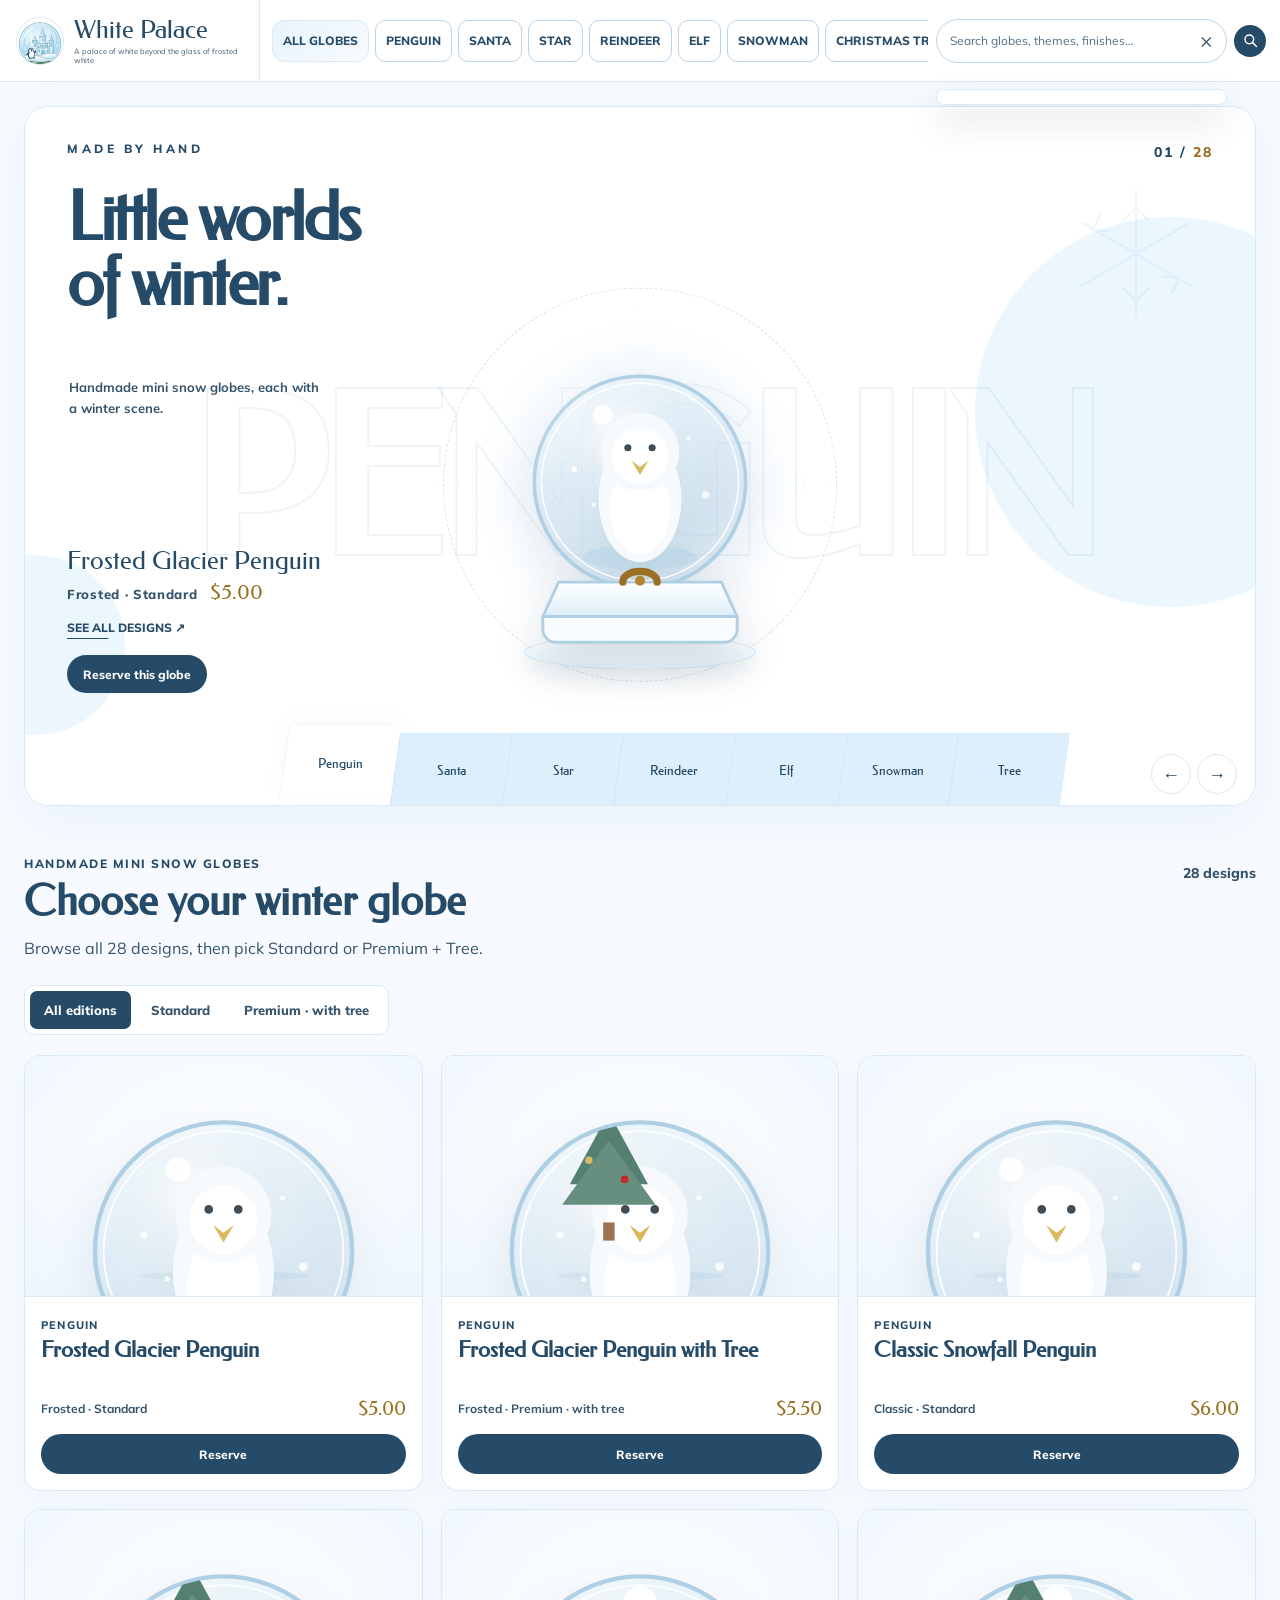
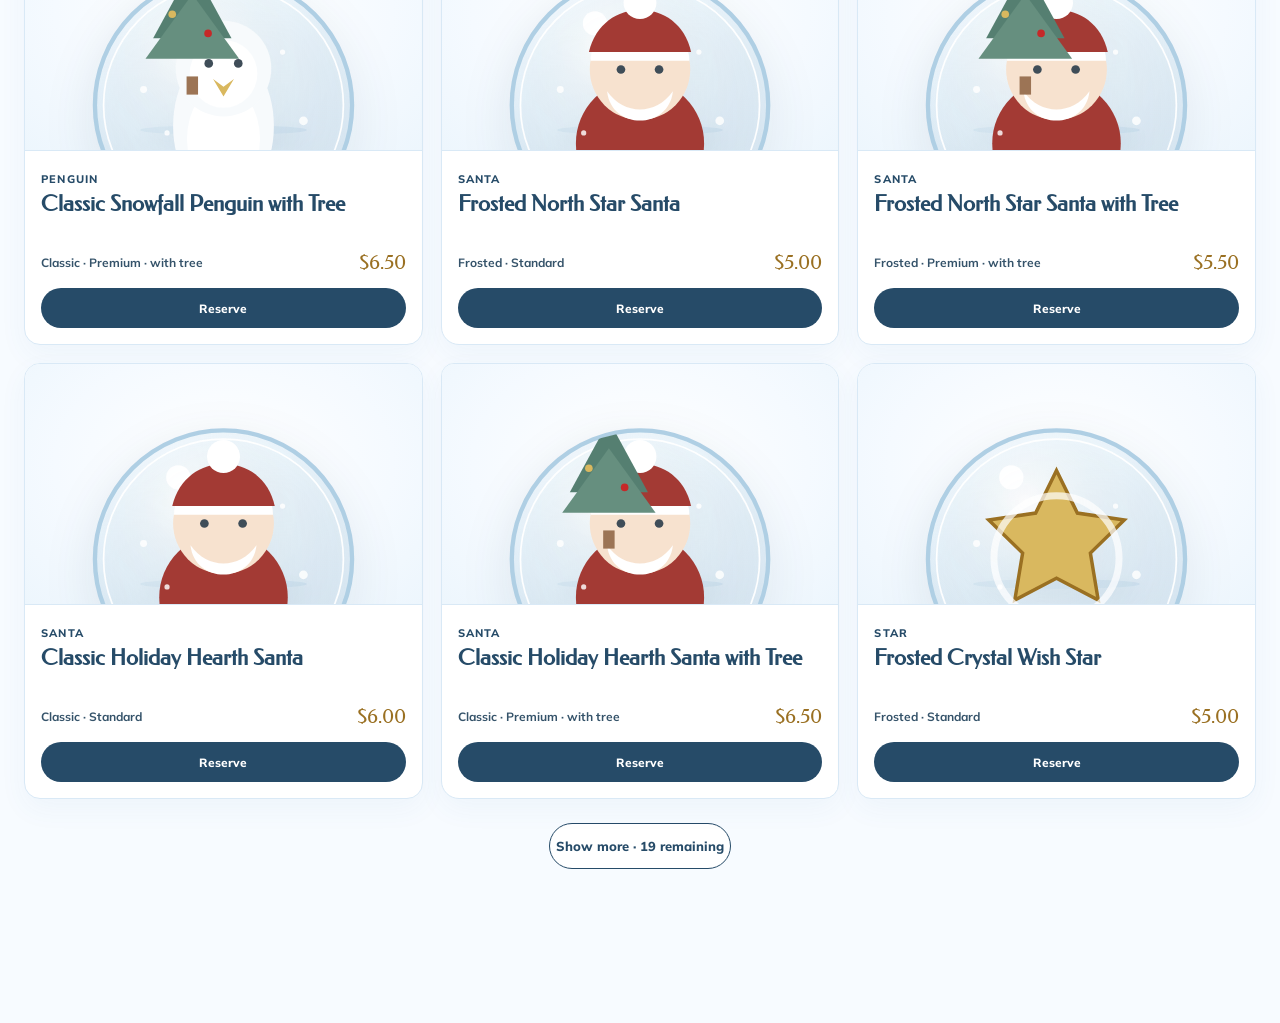
<file: index.html>
<!DOCTYPE html>
<html lang="en">
<head>
  <meta charset="UTF-8">
  <meta name="viewport" content="width=device-width, initial-scale=1.0">
  <meta name="theme-color" content="#F7FBFF">
  <title>White Palace | Handmade Snow Globes</title>
  <link rel="preconnect" href="https://fonts.googleapis.com">
  <link rel="preconnect" href="https://fonts.gstatic.com" crossorigin>
  <link href="https://fonts.googleapis.com/css2?family=Federo&family=Mulish:wght@400;600;700;800&display=swap" rel="stylesheet">
  <link rel="stylesheet" href="styles.css">
</head>
<body>
  <div class="page-snow" aria-hidden="true">
    <i style="--left:3%;--size:3px;--duration:13s;--delay:-4s;--drift:25px"></i>
    <i style="--left:11%;--size:5px;--duration:11s;--delay:-8s;--drift:-18px"></i>
    <i style="--left:20%;--size:3px;--duration:15s;--delay:-2s;--drift:34px"></i>
    <i style="--left:29%;--size:4px;--duration:10s;--delay:-7s;--drift:-22px"></i>
    <i style="--left:38%;--size:3px;--duration:14s;--delay:-10s;--drift:16px"></i>
    <i style="--left:47%;--size:5px;--duration:9s;--delay:-3s;--drift:-30px"></i>
    <i style="--left:56%;--size:3px;--duration:16s;--delay:-12s;--drift:28px"></i>
    <i style="--left:65%;--size:4px;--duration:12s;--delay:-5s;--drift:-15px"></i>
    <i style="--left:74%;--size:3px;--duration:14s;--delay:-9s;--drift:33px"></i>
    <i style="--left:83%;--size:5px;--duration:10s;--delay:-1s;--drift:-26px"></i>
    <i style="--left:92%;--size:3px;--duration:15s;--delay:-6s;--drift:20px"></i>
  </div>

  <header class="topbar">
    <a class="brand" href="#" aria-label="White Palace home">
      <span class="brand-mark" aria-hidden="true"><img src="assets/white-palace-logo.jpeg" alt=""></span>
      <span class="brand-copy">
        <span class="brand-name">White Palace</span>
        <span class="brand-slogan">A palace of white beyond the glass of frosted white</span>
      </span>
    </a>

    <nav class="category-nav" aria-label="Globe categories" id="themeFilters">
      <span class="theme-indicator" aria-hidden="true"></span>
      <button class="nav-box active" type="button" data-theme="All" aria-pressed="true">All globes</button>
      <button class="nav-box" type="button" data-theme="Penguin" aria-pressed="false">Penguin</button>
      <button class="nav-box" type="button" data-theme="Santa" aria-pressed="false">Santa</button>
      <button class="nav-box" type="button" data-theme="Star" aria-pressed="false">Star</button>
      <button class="nav-box" type="button" data-theme="Reindeer" aria-pressed="false">Reindeer</button>
      <button class="nav-box" type="button" data-theme="Elf" aria-pressed="false">Elf</button>
      <button class="nav-box" type="button" data-theme="Snowman" aria-pressed="false">Snowman</button>
      <button class="nav-box" type="button" data-theme="Christmas Tree" aria-pressed="false">Christmas Tree</button>
    </nav>

    <form class="topbar-search" id="catalogSearchForm" role="search">
      <label class="sr-only" for="globeSearch">Search the snow globe catalog</label>
      <div class="search-field">
        <input id="globeSearch" type="search" placeholder="Search globes, themes, finishes…" autocomplete="off" aria-controls="searchSuggestions" aria-expanded="false">
        <button class="search-clear" id="clearSearch" type="button" aria-label="Clear search" hidden>×</button>
      </div>
      <button class="search-submit" type="submit" aria-label="Show matching globes">
        <svg width="19" height="19" viewBox="0 0 24 24" fill="none" aria-hidden="true">
          <circle cx="10.5" cy="10.5" r="5.5" stroke="currentColor" stroke-width="1.8"/>
          <path d="M15 15l4.5 4.5" stroke="currentColor" stroke-width="1.8" stroke-linecap="round"/>
        </svg>
      </button>
      <div class="search-suggestions" id="searchSuggestions" role="listbox" aria-label="Matching snow globes" hidden></div>
    </form>
  </header>

  <main>
    <section class="hero" id="hero" aria-label="Featured snow globes">
      <div class="hero-circle" aria-hidden="true"></div>
      <div class="hero-circle-small" aria-hidden="true"></div>

      <svg class="corner-snowflake top" viewBox="0 0 100 100" fill="none" aria-hidden="true">
        <g stroke="currentColor" stroke-width="1.5" stroke-linecap="round">
          <path d="M50 8v84M14 29l72 42M14 71l72-42"/>
          <path d="M50 19l-8 8m8-8l8 8M50 81l-8-8m8 8l8-8M21 34l11 1m-11-1l5-10M79 66l-11-1m11 1l-5 10"/>
        </g>
      </svg>

      <div class="hero-label">Made by hand</div>
      <h1 class="headline">Little worlds<br>of winter.</h1>
      <p class="hero-slogan">Handmade mini snow globes, each with a winter scene.</p>
      <div class="counter" aria-live="polite"><span id="counterCurrent">01</span> / <span id="counterTotal">28</span></div>

      <h2 class="outline-word" id="outlineWord" aria-hidden="true">PENGUIN</h2>

      <div class="product-stage" aria-live="polite">
        <div class="glow" aria-hidden="true"></div>
        <div class="dial" aria-hidden="true"></div>
        <div class="globe-art" id="globeArt"></div>
      </div>

      <div class="product-info">
        <span class="product-name" id="productName">Penguin</span>
        <div class="product-meta">
          <span class="variant" id="variantName">Frosted White · Standard</span>
          <span class="price" id="price">$5.00</span>
        </div>
        <a class="explore" href="#catalog">See all designs <span aria-hidden="true">↗</span></a>
        <button class="hero-preorder" type="button" id="heroPreorder">Reserve this globe</button>
      </div>

      <div class="bottom-area">
        <nav class="tabs" id="heroTabs" aria-label="Choose a featured snow globe"></nav>
        <div class="hero-actions">
          <button type="button" id="previousProduct" aria-label="Previous snow globe">←</button>
          <button type="button" id="nextProduct" aria-label="Next snow globe">→</button>
        </div>
      </div>
    </section>

    <section class="catalog" id="catalog" aria-labelledby="catalogTitle">
      <div class="catalog-heading">
        <div>
          <p class="eyebrow">Handmade mini snow globes</p>
          <h2 id="catalogTitle">Choose your winter globe</h2>
          <p class="catalog-intro">Browse all 28 designs, then pick Standard or Premium + Tree.</p>
        </div>
        <p class="catalog-count" id="catalogCount" aria-live="polite">28 designs</p>
      </div>

      <div class="catalog-controls">
        <div class="version-toggle" aria-label="Filter by globe version">
          <button type="button" class="version-button active" data-version="All" aria-pressed="true">All editions</button>
          <button type="button" class="version-button" data-version="Standard" aria-pressed="false">Standard</button>
          <button type="button" class="version-button" data-version="Premium" aria-pressed="false">Premium · with tree</button>
        </div>
      </div>

      <div class="product-grid" id="productGrid"></div>
      <button class="load-more" id="loadMore" type="button">Show more designs</button>
    </section>
  </main>

  <dialog class="preorder-dialog" id="preorderDialog" aria-label="Reserve a mini snow globe" aria-labelledby="preorderTitle">
    <div class="preorder-shell">
      <button class="preorder-close" type="button" data-preorder-close aria-label="Close preorder dialog">×</button>
      <form class="preorder-form" id="preorderForm" novalidate>
        <p class="preorder-eyebrow">A small winter scene, made by hand</p>
        <h2 id="preorderTitle">Reserve a mini snow globe</h2>
        <p class="preorder-intro">Choose a design and tell us how to reach you. We’ll reply to confirm availability and pickup or delivery.</p>
        <div class="preorder-fields">
          <label class="preorder-field" for="preorderProduct">Choose a design
            <select id="preorderProduct" name="product_selector"></select>
          </label>
          <label class="preorder-field" for="preorderQuantity">Quantity
            <select id="preorderQuantity" name="quantity_selector">
              <option value="1">1</option><option value="2">2</option><option value="3">3</option>
              <option value="4">4</option><option value="5">5</option><option value="6">6</option>
            </select>
          </label>
          <label class="preorder-field" for="preorderName">Full name <span aria-hidden="true">*</span>
            <input id="preorderName" name="name" autocomplete="name" required>
          </label>
          <label class="preorder-field" for="preorderContact">Email or contact handle <span aria-hidden="true">*</span>
            <input id="preorderContact" name="email" autocomplete="email" required>
          </label>
          <label class="preorder-field preorder-note" for="preorderNotes">Pickup or special request <span>(optional)</span>
            <textarea id="preorderNotes" name="notes" rows="3"></textarea>
          </label>
        </div>
        <input class="preorder-honeypot" type="text" name="botcheck" tabindex="-1" autocomplete="off" aria-hidden="true">
        <section class="preorder-summary" aria-labelledby="preorderSummaryTitle">
          <h3 id="preorderSummaryTitle">Your selection</h3>
          <dl>
            <div><dt>Product</dt><dd id="preorderSummaryProduct"></dd></div>
            <div><dt>Theme</dt><dd id="preorderSummaryTheme"></dd></div>
            <div><dt>Edition</dt><dd id="preorderSummaryEdition"></dd></div>
            <div><dt>Quantity</dt><dd id="preorderSummaryQuantity"></dd></div>
            <div class="preorder-total"><dt>Total</dt><dd id="preorderSummaryTotal"></dd></div>
          </dl>
        </section>
        <input type="hidden" name="product_name">
        <input type="hidden" name="theme">
        <input type="hidden" name="edition">
        <input type="hidden" name="quantity">
        <input type="hidden" name="total_price">
        <input type="hidden" name="order_summary">
        <p class="preorder-message" id="preorderMessage" role="status" aria-live="polite"></p>
        <button class="preorder-submit" type="submit">
          <span data-submit-label>Send request</span>
          <span class="preorder-spinner" aria-hidden="true"></span>
        </button>
      </form>
      <section class="preorder-success" id="preorderSuccess" aria-live="polite" hidden>
        <p class="preorder-eyebrow">Request received</p>
        <h2 id="preorderSuccessTitle">Thanks — we’ve got your request.</h2>
        <p>We’ll be in touch to confirm availability and next steps.</p>
        <p class="preorder-reference">Reference <strong id="preorderReference"></strong></p>
        <div class="preorder-success-summary" id="preorderSuccessSummary"></div>
        <button class="preorder-submit" type="button" data-preorder-close>Close</button>
      </section>
    </div>
  </dialog>

  <script type="module" src="app.js"></script>
  <script type="module" src="preorder.js"></script>
</body>
</html>
</file>
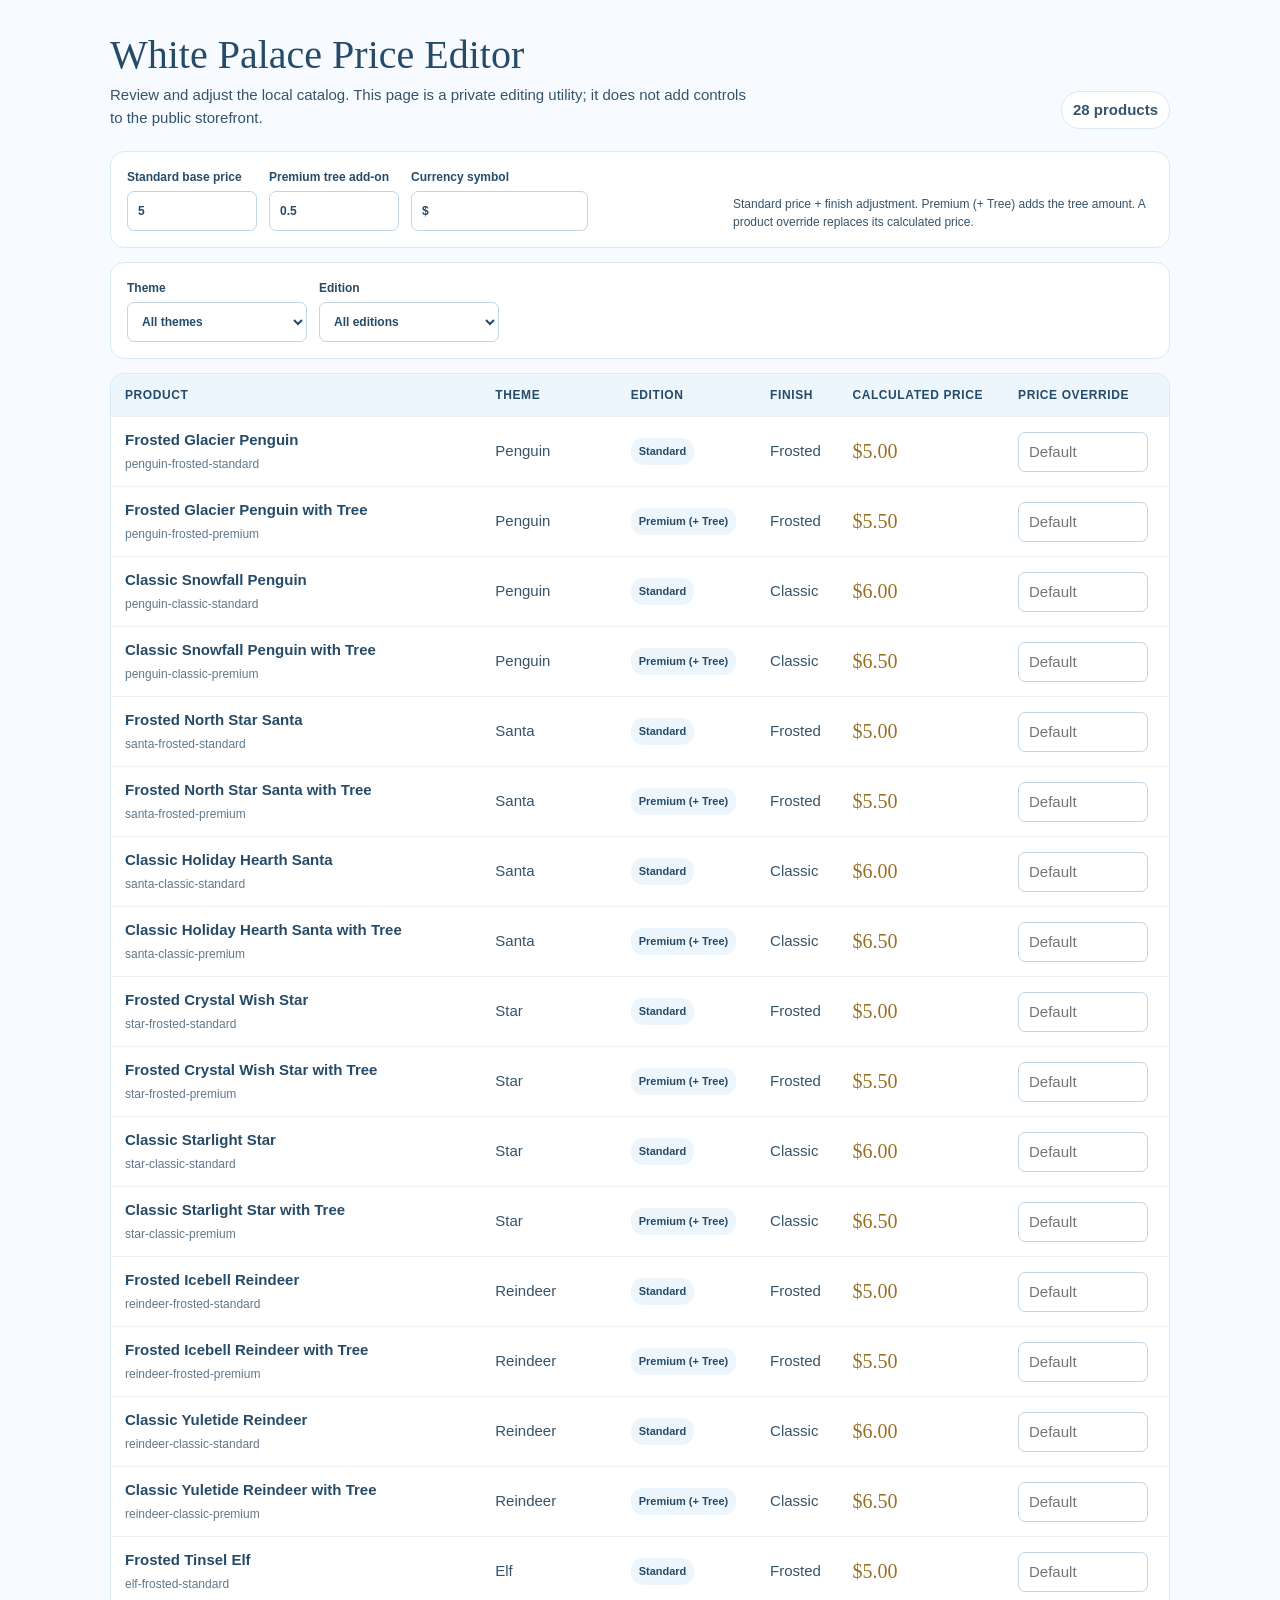
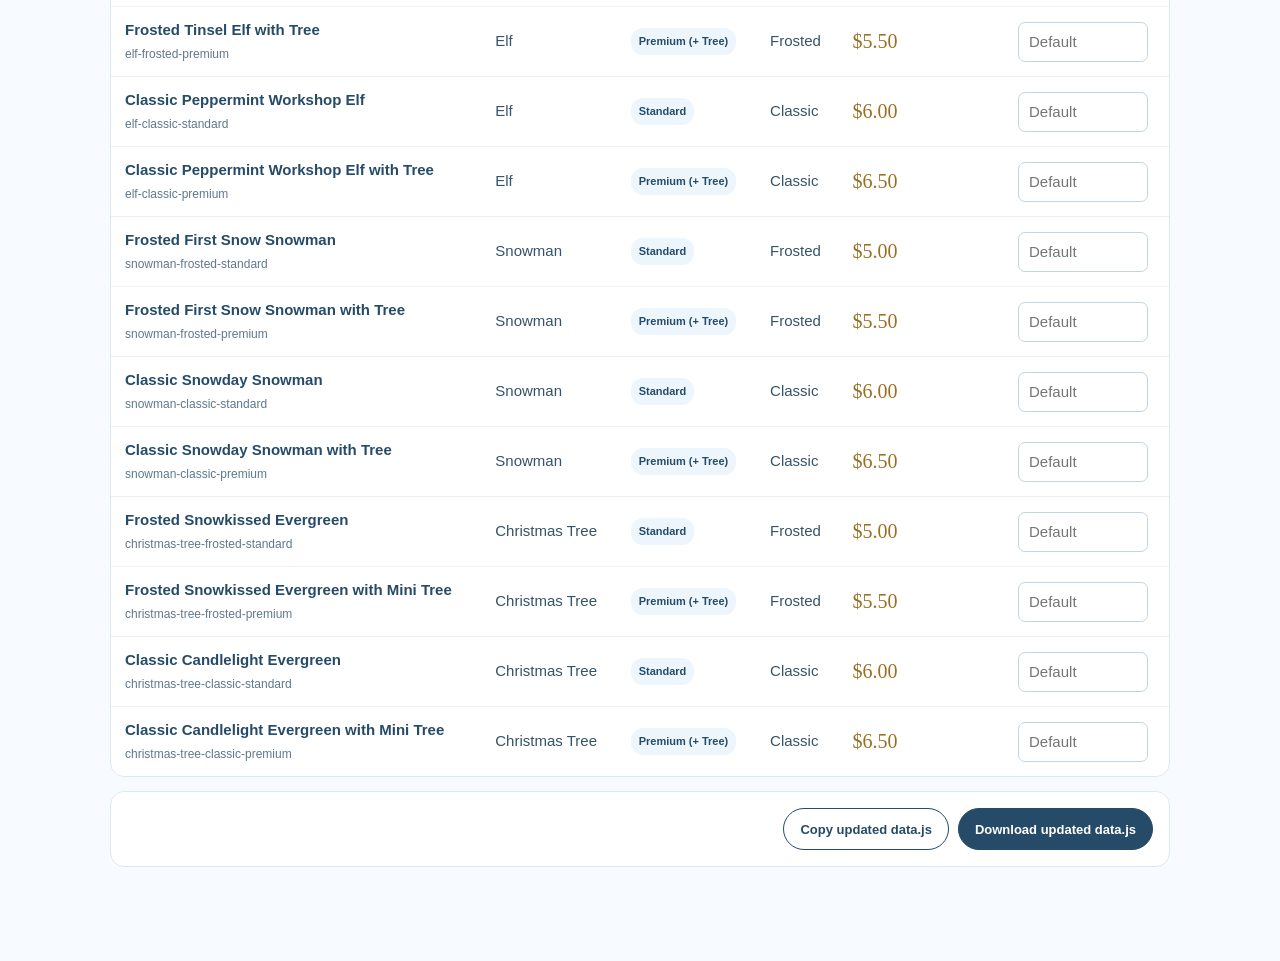
<file: price-editor.html>
<!DOCTYPE html>
<html lang="en">
<head>
  <meta charset="UTF-8">
  <meta name="viewport" content="width=device-width, initial-scale=1.0">
  <meta name="theme-color" content="#F7FBFF">
  <title>White Palace | Local Price Editor</title>
  <style>
    :root {
      color-scheme:light;
      --page:#f7fbff; --white:#fff; --navy:#264b68; --slate:#35536a;
      --ice:#4f86af; --border:#d9e9f6; --gold:#9a7022;
    }
    * { box-sizing:border-box; }
    body { margin:0; background:var(--page); color:var(--slate); font:15px/1.5 "Segoe UI",Arial,sans-serif; }
    main { max-width:1100px; margin:34px auto; padding:0 20px 60px; }
    header { display:flex; align-items:end; justify-content:space-between; gap:20px; margin-bottom:22px; }
    h1 { margin:0; color:var(--navy); font:40px/1.05 Georgia,serif; }
    header p { margin:8px 0 0; max-width:640px; }
    .badge { padding:7px 11px; border:1px solid var(--border); border-radius:20px; background:var(--white); font-weight:700; white-space:nowrap; }
    .price-settings,.filters,.toolbar {
      display:flex; align-items:end; flex-wrap:wrap; gap:12px; padding:16px;
      border:1px solid var(--border); border-radius:14px; background:var(--white);
    }
    .price-settings { margin-bottom:14px; }
    label { display:grid; gap:5px; color:var(--navy); font-size:12px; font-weight:800; }
    input,select {
      height:40px; min-width:130px; padding:0 10px; border:1px solid #bfd4e4; border-radius:7px;
      background:#fff; color:var(--navy); font:inherit;
    }
    input[type=number] { width:130px; }
    .hint { margin:0 0 0 auto; max-width:420px; color:var(--slate); font-size:12px; }
    .filters { margin-bottom:14px; }
    .filters label { min-width:180px; }
    .table-wrap { overflow:auto; border:1px solid var(--border); border-radius:14px; background:var(--white); }
    table { width:100%; min-width:740px; border-collapse:collapse; text-align:left; }
    th,td { padding:12px 14px; border-bottom:1px solid #eaf2f8; vertical-align:middle; }
    th { position:sticky; top:0; background:#edf6fd; color:var(--navy); font-size:12px; text-transform:uppercase; letter-spacing:.6px; }
    tbody tr:last-child td { border-bottom:0; }
    .product-name { display:block; color:var(--navy); font-weight:800; }
    .subtle { color:#5f788d; font-size:12px; }
    .edition { display:inline-block; padding:5px 8px; border-radius:12px; background:#edf6fd; color:var(--navy); font-size:11px; font-weight:800; white-space:nowrap; }
    .money { color:var(--gold); font:20px Georgia,serif; white-space:nowrap; }
    .override-input { width:120px; min-width:120px; }
    .toolbar { justify-content:space-between; align-items:center; margin-top:14px; }
    .actions { display:flex; flex-wrap:wrap; gap:9px; }
    button {
      min-height:42px; padding:0 16px; border:1px solid var(--navy); border-radius:22px;
      background:var(--navy); color:#fff; font:700 13px "Segoe UI",Arial,sans-serif; cursor:pointer;
    }
    button.secondary { background:#fff; color:var(--navy); }
    button:hover { background:var(--ice); border-color:var(--ice); color:#fff; }
    .status { min-height:20px; margin:0; font-size:12px; color:var(--navy); }
    .empty { padding:30px; text-align:center; }
    @media(max-width:640px) {
      main { margin-top:22px; padding:0 12px 40px; }
      header { align-items:start; flex-direction:column; }
      h1 { font-size:34px; }
      .hint { margin:0; }
      .toolbar { align-items:start; flex-direction:column; }
    }
  </style>
</head>
<body>
  <main>
    <header>
      <div>
        <h1>White Palace Price Editor</h1>
        <p>Review and adjust the local catalog. This page is a private editing utility; it does not add controls to the public storefront.</p>
      </div>
      <span class="badge" id="itemCount">28 products</span>
    </header>

    <section class="price-settings" aria-label="Global prices">
      <label>Standard base price
        <input id="standardPrice" type="number" min="0" step="0.01">
      </label>
      <label>Premium tree add-on
        <input id="treeAddon" type="number" min="0" step="0.01">
      </label>
      <label>Currency symbol
        <input id="currencySymbol" type="text" maxlength="5">
      </label>
      <p class="hint">Standard price + finish adjustment. Premium (+ Tree) adds the tree amount. A product override replaces its calculated price.</p>
    </section>

    <section class="filters" aria-label="Catalog filters">
      <label>Theme
        <select id="themeFilter"><option value="all">All themes</option></select>
      </label>
      <label>Edition
        <select id="editionFilter">
          <option value="all">All editions</option>
          <option value="standard">Standard</option>
          <option value="premium-tree">Premium (+ Tree)</option>
        </select>
      </label>
    </section>

    <div class="table-wrap">
      <table>
        <thead>
          <tr>
            <th>Product</th><th>Theme</th><th>Edition</th><th>Finish</th><th>Calculated price</th><th>Price override</th>
          </tr>
        </thead>
        <tbody id="catalogRows"></tbody>
      </table>
    </div>

    <section class="toolbar">
      <p class="status" id="status" role="status" aria-live="polite"></p>
      <div class="actions">
        <button class="secondary" type="button" id="copyData">Copy updated data.js</button>
        <button type="button" id="downloadData">Download updated data.js</button>
      </div>
    </section>
  </main>

  <script type="module">
    import { CATALOG_ITEMS, PRICING_CONFIG, THEMES } from "./data.js";

    const config = {
      standardPrice: PRICING_CONFIG.standardPrice,
      premiumTreeAddon: PRICING_CONFIG.premiumTreeAddon,
      currencySymbol: PRICING_CONFIG.currencySymbol,
      finishPriceAdjustments: { ...PRICING_CONFIG.finishPriceAdjustments }
    };
    const items = CATALOG_ITEMS.map((item) => ({ ...item }));
    const rows = document.getElementById("catalogRows");
    const status = document.getElementById("status");
    const themeFilter = document.getElementById("themeFilter");
    const editionFilter = document.getElementById("editionFilter");

    THEMES.forEach((theme) => themeFilter.add(new Option(theme, theme)));
    document.getElementById("standardPrice").value = config.standardPrice;
    document.getElementById("treeAddon").value = config.premiumTreeAddon;
    document.getElementById("currencySymbol").value = config.currencySymbol;
    document.getElementById("itemCount").textContent = `${items.length} products`;

    function currentPrice(item) {
      if (Number.isFinite(item.priceOverride)) return item.priceOverride;
      const addon = item.hasTree || item.edition === "premium-tree" ? config.premiumTreeAddon : 0;
      return config.standardPrice + addon + (config.finishPriceAdjustments[item.finish] || 0);
    }

    function priceText(value) {
      return `${config.currencySymbol}${value.toFixed(2)}`;
    }

    function render() {
      const visible = items.filter((item) =>
        (themeFilter.value === "all" || item.theme === themeFilter.value) &&
        (editionFilter.value === "all" || item.edition === editionFilter.value)
      );
      rows.innerHTML = "";

      visible.forEach((item) => {
        const row = document.createElement("tr");
        const editionLabel = item.edition === "premium-tree" ? "Premium (+ Tree)" : "Standard";
        row.innerHTML = `
          <td><span class="product-name"></span><span class="subtle">${item.id}</span></td>
          <td></td>
          <td><span class="edition"></span></td>
          <td></td>
          <td class="money"></td>
          <td><input class="override-input" type="number" min="0" step="0.01" aria-label="Price override for ${item.name}" placeholder="Default"></td>`;
        row.querySelector(".product-name").textContent = item.name;
        row.children[1].textContent = item.theme;
        row.querySelector(".edition").textContent = editionLabel;
        row.children[3].textContent = item.finish;
        row.querySelector(".money").textContent = priceText(currentPrice(item));
        const override = row.querySelector(".override-input");
        override.value = Number.isFinite(item.priceOverride) ? item.priceOverride : "";
        override.addEventListener("input", () => {
          if (override.value === "") delete item.priceOverride;
          else item.priceOverride = Number(override.value);
          row.querySelector(".money").textContent = priceText(currentPrice(item));
        });
        rows.appendChild(row);
      });

      if (!visible.length) {
        rows.innerHTML = '<tr><td class="empty" colspan="6">No products match these filters.</td></tr>';
      }
    }

    function makeSource() {
      const cleanItems = items.map((item) => {
        const clean = { ...item };
        if (!Number.isFinite(clean.priceOverride)) delete clean.priceOverride;
        return clean;
      });
      return `/*
 * WHITE PALACE CATALOG AND PRICING
 * Change STANDARD_PRICE once to update every Standard globe's base price.
 * Change PREMIUM_TREE_ADDON once to update every Premium (+ Tree) globe's extra cost.
 * A finish adjustment is added after those values. Set priceOverride on one catalog item
 * to replace its calculated price when that individual product needs a special price.
 */
const STANDARD_PRICE = ${Number(config.standardPrice)};
const PREMIUM_TREE_ADDON = ${Number(config.premiumTreeAddon)};
const CURRENCY_SYMBOL = ${JSON.stringify(config.currencySymbol)};
const FINISH_PRICE_ADJUSTMENTS = ${JSON.stringify(config.finishPriceAdjustments, null, 2)};

export const PRICING_CONFIG = Object.freeze({
  standardPrice: STANDARD_PRICE,
  premiumTreeAddon: PREMIUM_TREE_ADDON,
  currencySymbol: CURRENCY_SYMBOL,
  finishPriceAdjustments: Object.freeze({ ...FINISH_PRICE_ADJUSTMENTS })
});

export function getItemPrice(item) {
  if (Number.isFinite(item.priceOverride)) return item.priceOverride;
  const treeAddon = item.hasTree || item.edition === "premium-tree" ? PREMIUM_TREE_ADDON : 0;
  const finishAdjustment = FINISH_PRICE_ADJUSTMENTS[item.finish] || 0;
  return STANDARD_PRICE + treeAddon + finishAdjustment;
}

// IDs retain the storefront's existing URL format so saved product links continue to work.
export const CATALOG_ITEMS = ${JSON.stringify(cleanItems, null, 2)};

export const THEMES = Object.freeze([...new Set(CATALOG_ITEMS.map((item) => item.theme))]);
`;
    }

    document.getElementById("standardPrice").addEventListener("input", (event) => {
      config.standardPrice = Math.max(0, Number(event.target.value) || 0);
      render();
    });
    document.getElementById("treeAddon").addEventListener("input", (event) => {
      config.premiumTreeAddon = Math.max(0, Number(event.target.value) || 0);
      render();
    });
    document.getElementById("currencySymbol").addEventListener("input", (event) => {
      config.currencySymbol = event.target.value || "$";
      render();
    });
    themeFilter.addEventListener("change", render);
    editionFilter.addEventListener("change", render);

    document.getElementById("downloadData").addEventListener("click", () => {
      const blob = new Blob([makeSource()], { type: "text/javascript;charset=utf-8" });
      const url = URL.createObjectURL(blob);
      const anchor = document.createElement("a");
      anchor.href = url;
      anchor.download = "data.js";
      document.body.appendChild(anchor);
      anchor.click();
      anchor.remove();
      window.setTimeout(() => URL.revokeObjectURL(url), 1000);
      status.textContent = "Updated data.js downloaded. Replace the existing catalog file with the downloaded file.";
    });

    document.getElementById("copyData").addEventListener("click", async () => {
      const source = makeSource();
      try {
        await navigator.clipboard.writeText(source);
        status.textContent = "Updated data.js copied to the clipboard.";
      } catch (error) {
        status.textContent = "Clipboard access is unavailable here. Use Download updated data.js instead.";
      }
    });

    render();
  </script>
</body>
</html>
</file>
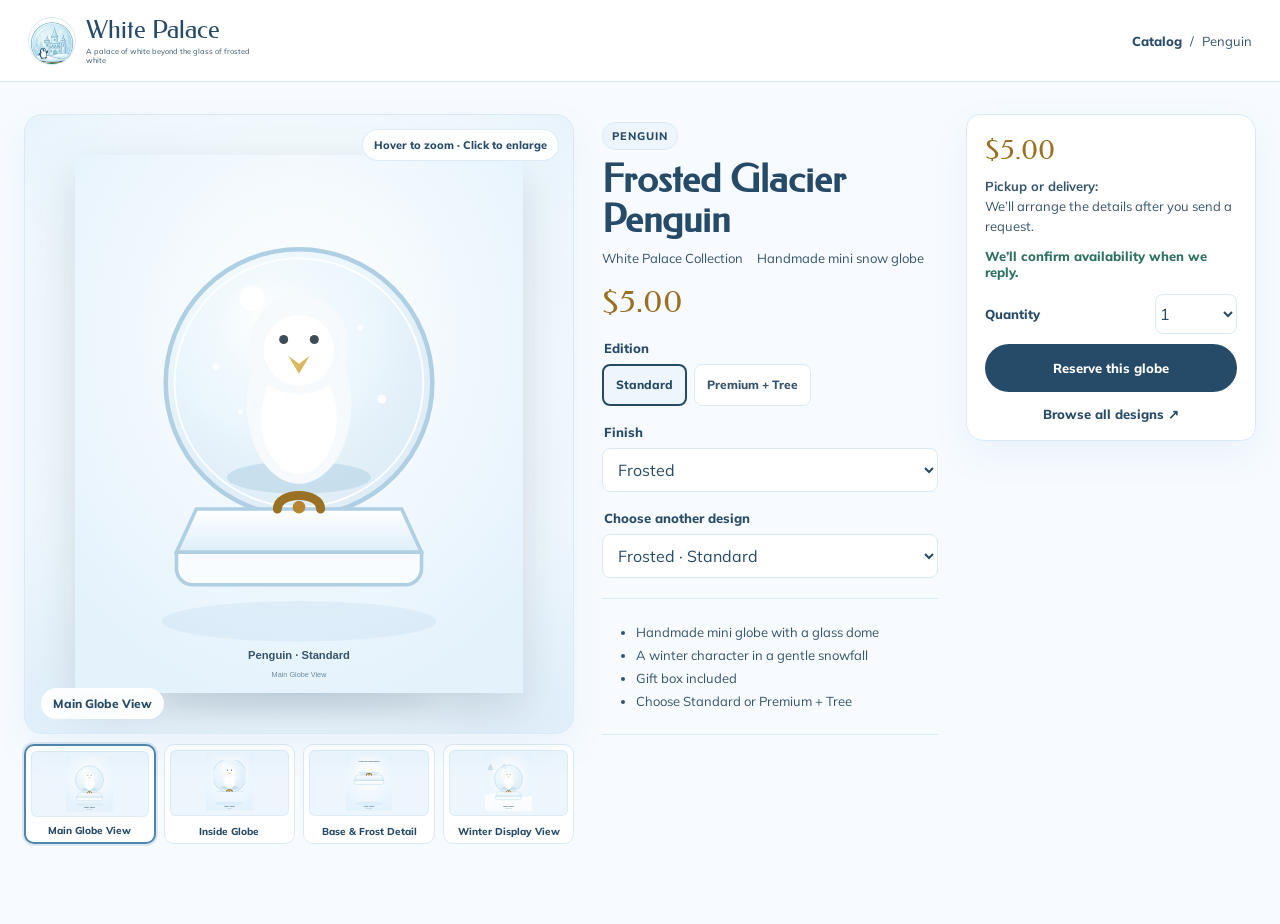
<file: product.html>
<!DOCTYPE html>
<html lang="en">
<head>
  <meta charset="UTF-8">
  <meta name="viewport" content="width=device-width, initial-scale=1.0">
  <meta name="theme-color" content="#F7FBFF">
  <title>Snow Globe | White Palace</title>
  <link rel="preconnect" href="https://fonts.googleapis.com">
  <link rel="preconnect" href="https://fonts.gstatic.com" crossorigin>
  <link href="https://fonts.googleapis.com/css2?family=Federo&family=Mulish:wght@400;600;700;800&display=swap" rel="stylesheet">
  <link rel="stylesheet" href="product.css">
</head>
<body>
  <header class="topbar">
    <a class="brand" href="index.html" aria-label="White Palace home">
      <span class="brand-mark" aria-hidden="true"><img src="assets/white-palace-logo.jpeg" alt=""></span>
      <span class="brand-copy">
        <span class="brand-name">White Palace</span>
        <span class="brand-slogan">A palace of white beyond the glass of frosted white</span>
      </span>
    </a>
    <nav class="breadcrumb" aria-label="Breadcrumb">
      <a href="index.html">Catalog</a><span>/</span><span id="breadcrumbTheme">Snow globe</span>
    </nav>
  </header>

  <p class="product-notice" id="productNotice" role="status" hidden></p>

  <main class="product-page">
    <section class="media-column" aria-label="Product image gallery">
      <button class="gallery-stage" id="galleryOpen" type="button" aria-label="Open product image in full screen">
        <img class="gallery-image" id="galleryImage" alt="">
        <span class="gallery-zoom-hint" aria-hidden="true">Hover to zoom · Click to enlarge</span>
        <span class="gallery-caption" id="galleryCaption">Main Globe View</span>
      </button>
      <div class="media-strip" id="mediaStrip" role="group" aria-label="Product images"></div>
    </section>

    <dialog class="gallery-lightbox" id="galleryLightbox" aria-label="Product image viewer">
      <button class="lightbox-close" id="lightboxClose" type="button" aria-label="Close image viewer">×</button>
      <button class="lightbox-arrow lightbox-previous" id="lightboxPrevious" type="button" aria-label="Previous image">‹</button>
      <img class="lightbox-image" id="lightboxImage" alt="">
      <button class="lightbox-arrow lightbox-next" id="lightboxNext" type="button" aria-label="Next image">›</button>
      <p class="lightbox-caption" id="lightboxCaption"></p>
      <p class="lightbox-help">Use ← and → to browse · Esc to close</p>
    </dialog>

    <section class="product-details" aria-labelledby="productTitle">
      <span class="theme-badge" id="themeBadge">Penguin</span>
      <h1 id="productTitle">Penguin · Frosted Snow Globe</h1>
      <div class="product-meta">
        <span>White Palace Collection</span>
        <span>Handmade mini snow globe</span>
      </div>
      <p class="price" id="mainPrice">$5.00</p>

      <fieldset class="option-group">
        <legend>Edition</legend>
        <div class="option-row" id="versionOptions">
          <button class="option-button active" type="button" data-version="Standard" aria-pressed="true">Standard</button>
          <button class="option-button" type="button" data-version="Premium" aria-pressed="false">Premium + Tree</button>
        </div>
      </fieldset>

      <fieldset class="option-group">
        <legend>Finish</legend>
        <select class="option-select" id="editionSelect" aria-label="Choose finish">
          <option value="Frosted">Frosted</option>
          <option value="Classic">Classic</option>
        </select>
      </fieldset>

      <fieldset class="option-group">
        <legend>Choose another design</legend>
        <select class="option-select" id="productSwitcher" aria-label="Choose another product"></select>
      </fieldset>

      <ul class="highlights">
        <li>Handmade mini globe with a glass dome</li>
        <li>A winter character in a gentle snowfall</li>
        <li>Gift box included</li>
        <li>Choose Standard or Premium + Tree</li>
      </ul>
    </section>

    <aside class="order-card" aria-label="Order options">
      <p class="order-price" id="orderPrice">$5.00</p>
      <p class="delivery"><strong>Pickup or delivery:</strong><br>We’ll arrange the details after you send a request.</p>
      <span class="stock">We’ll confirm availability when we reply.</span>
      <div class="quantity-row">
        <label for="quantity">Quantity</label>
        <select id="quantity">
          <option value="1">1</option>
          <option value="2">2</option>
          <option value="3">3</option>
          <option value="4">4</option>
        </select>
      </div>
      <button class="reserve-button" type="button" id="reserveButton">Reserve this globe</button>
      <p class="reservation-status" id="reservationStatus" role="status" aria-live="polite"></p>
      <a class="browse-link" href="index.html#catalog"><span>Browse all designs</span><span class="browse-arrow" aria-hidden="true">↗</span></a>
    </aside>
  </main>

  <dialog class="preorder-dialog" id="preorderDialog" aria-label="Reserve a mini snow globe" aria-labelledby="preorderTitle">
    <div class="preorder-shell">
      <button class="preorder-close" type="button" data-preorder-close aria-label="Close preorder dialog">×</button>
      <form class="preorder-form" id="preorderForm" novalidate>
        <p class="preorder-eyebrow">A small winter scene, made by hand</p>
        <h2 id="preorderTitle">Reserve a mini snow globe</h2>
        <p class="preorder-intro">Choose a design and tell us how to reach you. We’ll reply to confirm availability and pickup or delivery.</p>
        <div class="preorder-fields">
          <label class="preorder-field" for="preorderProduct">Choose a design
            <select id="preorderProduct" name="product_selector"></select>
          </label>
          <label class="preorder-field" for="preorderQuantity">Quantity
            <select id="preorderQuantity" name="quantity_selector">
              <option value="1">1</option><option value="2">2</option><option value="3">3</option>
              <option value="4">4</option><option value="5">5</option><option value="6">6</option>
            </select>
          </label>
          <label class="preorder-field" for="preorderName">Full name <span aria-hidden="true">*</span>
            <input id="preorderName" name="name" autocomplete="name" required>
          </label>
          <label class="preorder-field" for="preorderContact">Email or contact handle <span aria-hidden="true">*</span>
            <input id="preorderContact" name="email" autocomplete="email" required>
          </label>
          <label class="preorder-field preorder-note" for="preorderNotes">Pickup or special request <span>(optional)</span>
            <textarea id="preorderNotes" name="notes" rows="3"></textarea>
          </label>
        </div>
        <input class="preorder-honeypot" type="text" name="botcheck" tabindex="-1" autocomplete="off" aria-hidden="true">
        <section class="preorder-summary" aria-labelledby="preorderSummaryTitle">
          <h3 id="preorderSummaryTitle">Your selection</h3>
          <dl>
            <div><dt>Product</dt><dd id="preorderSummaryProduct"></dd></div>
            <div><dt>Theme</dt><dd id="preorderSummaryTheme"></dd></div>
            <div><dt>Edition</dt><dd id="preorderSummaryEdition"></dd></div>
            <div><dt>Quantity</dt><dd id="preorderSummaryQuantity"></dd></div>
            <div class="preorder-total"><dt>Total</dt><dd id="preorderSummaryTotal"></dd></div>
          </dl>
        </section>
        <input type="hidden" name="product_name">
        <input type="hidden" name="theme">
        <input type="hidden" name="edition">
        <input type="hidden" name="quantity">
        <input type="hidden" name="total_price">
        <input type="hidden" name="order_summary">
        <p class="preorder-message" id="preorderMessage" role="status" aria-live="polite"></p>
        <button class="preorder-submit" type="submit">
          <span data-submit-label>Send request</span>
          <span class="preorder-spinner" aria-hidden="true"></span>
        </button>
      </form>
      <section class="preorder-success" id="preorderSuccess" aria-live="polite" hidden>
        <p class="preorder-eyebrow">Request received</p>
        <h2 id="preorderSuccessTitle">Thanks — we’ve got your request.</h2>
        <p>We’ll be in touch to confirm availability and next steps.</p>
        <p class="preorder-reference">Reference <strong id="preorderReference"></strong></p>
        <div class="preorder-success-summary" id="preorderSuccessSummary"></div>
        <button class="preorder-submit" type="button" data-preorder-close>Close</button>
      </section>
    </div>
  </dialog>

  <script type="module" src="product-page.js"></script>
  <script type="module" src="preorder.js"></script>
</body>
</html>
</file>
<file: styles.css>
:root {
  --page: #f7fbff;
  --white: #fff;
  --navy: #264b68;
  --slate: #35536a;
  --ice-blue: #4f86af;
  --accent: #8fc4ee;
  --pale: #ddeefc;
  --border: #d9e9f6;
  --gold: #9a7022;
  --nav-height: 82px;
  --spring: cubic-bezier(0.22, 1, 0.36, 1);
}

* { box-sizing: border-box; }
html { scroll-behavior: smooth; scroll-padding-top: 16px; }
body {
  margin: 0;
  min-width: 320px;
  min-height: 100vh;
  overflow-x: hidden;
  background: var(--page);
  color: var(--slate);
  font-family: "Mulish", Arial, sans-serif;
  -webkit-font-smoothing: antialiased;
}
button, a, input { font: inherit; }
button, a, input { -webkit-tap-highlight-color: transparent; }
a { color: inherit; text-decoration: none; }
:focus-visible { outline: 3px solid rgba(79,134,175,.55); outline-offset: 3px; }

.page-snow { position: fixed; inset: 0; z-index: 20; overflow: hidden; pointer-events: none; }
.page-snow i {
  position: absolute; top: -18px; left: var(--left); width: var(--size); height: var(--size);
  border-radius: 50%; background: rgba(255,255,255,.95);
  box-shadow: 0 0 7px rgba(143,196,238,.7);
  animation: fall var(--duration) linear infinite; animation-delay: var(--delay);
}
.page-snow i:nth-child(3n) { background: rgba(143,196,238,.72); }
@keyframes fall { to { transform: translate3d(var(--drift),105vh,0) rotate(180deg); } }

.topbar {
  position: relative; z-index: 30; height: var(--nav-height); display: flex;
  align-items: stretch; background: rgba(255,255,255,.96); border-bottom: 1px solid var(--border);
}
.brand {
  width: 260px; min-width: 260px; flex: 0 0 260px; display: flex; align-items: center;
  gap: 10px; padding: 0 14px 0 16px; border-right: 1px solid var(--border);
}
.brand-mark {
  position: relative; flex: 0 0 48px; width: 48px; height: 48px; overflow: hidden;
  border: 1px solid var(--border); border-radius: 50%; background: linear-gradient(145deg,#fff,#eaf5fc);
}
.brand-mark img {
  position: absolute; top: -12px; left: 50%; width: 98px; height: 98px; max-width: none;
  transform: translateX(-50%);
}
.brand-copy { min-width: 0; display: flex; flex-direction: column; justify-content: center; }
.brand-name { color: var(--navy); font-family: "Federo",Georgia,serif; font-size: 25px; line-height: 1; white-space: nowrap; }
.brand-slogan { max-width: 170px; margin-top: 5px; color: var(--slate); font-size: 7.5px; line-height: 1.2; }
.brand:hover .brand-mark { border-color: #b9d4ea; }
.category-nav { position: relative; flex: 1; min-width: 0; display: flex; align-items: center; gap: 6px; padding: 0 12px; overflow-x: auto; scrollbar-width: none; }
.category-nav::-webkit-scrollbar { display: none; }
.theme-indicator {
  position: absolute; z-index: 0; top: 50%; left: 0; width: 0; height: 42px;
  transform: translateY(-50%); border: 1px solid var(--border); border-radius: 12px;
  background: linear-gradient(135deg,#e8f4fd,#f7fbff);
  transition: left 460ms var(--spring),width 460ms var(--spring);
  pointer-events: none;
}
.nav-box {
  position: relative; z-index: 1; height: 42px; padding: 0 10px; border: 1px solid #b9d4ea; border-radius: 10px;
  background: var(--white); color: var(--navy); font-size: 12px; font-weight: 800;
  text-transform: uppercase; white-space: nowrap; cursor: pointer;
  transition: transform 180ms var(--spring),border-color 180ms ease,background-color 180ms ease,box-shadow 180ms ease;
}
.nav-box:hover:not(.active) { border-color: var(--ice-blue); background: #f0f7fd; transform: translateY(-2px); }
.nav-box.active { border-color: transparent; background: transparent; transform: none; }
.nav-box:active { transform: scale(.97); }
.topbar-search {
  position: relative; z-index: 31; flex: 0 1 330px; min-width: 250px;
  display: flex; align-items: center; gap: 7px; margin: 0 14px 0 8px;
}
.sr-only {
  position: absolute; width: 1px; height: 1px; padding: 0; margin: -1px; overflow: hidden;
  clip: rect(0,0,0,0); white-space: nowrap; border: 0;
}
.search-field {
  min-width: 0; flex: 1; display: flex; align-items: center; gap: 3px; padding: 0 4px 0 13px;
  border: 1px solid #b9d4ea; border-radius: 24px; background: var(--white);
  transition: border-color 180ms ease,box-shadow 180ms ease,background-color 180ms ease;
}
.search-field:focus-within { border-color: var(--ice-blue); background: #fcfeff; box-shadow: 0 0 0 3px rgba(79,134,175,.12); }
.search-field input {
  width: 100%; min-width: 0; height: 42px; padding: 0; border: 0; outline: 0;
  background: transparent; color: var(--navy); font-size: 12px;
}
.search-field input::placeholder { color: #536f84; opacity: 1; }
.search-field input::-webkit-search-cancel-button { display: none; }
.search-clear, .search-submit {
  display: grid; place-items: center; flex: 0 0 32px; width: 32px; height: 32px;
  border: 0; border-radius: 50%; cursor: pointer;
  transition: transform 160ms var(--spring),background-color 160ms ease,color 160ms ease;
}
.search-clear { background: transparent; color: var(--slate); font-size: 21px; line-height: 1; }
.search-clear:hover { background: var(--pale); color: var(--navy); }
.search-submit { background: var(--navy); color: var(--white); }
.search-submit:hover { background: var(--ice-blue); transform: scale(1.06); }
.search-clear:active, .search-submit:active { transform: scale(.94); }
.search-suggestions {
  position: absolute; top: calc(100% + 8px); left: 0; right: 39px; z-index: 40;
  display: grid; gap: 3px; padding: 7px; border: 1px solid var(--border); border-radius: 13px;
  background: rgba(255,255,255,.98); box-shadow: 0 16px 34px rgba(38,75,104,.16);
  animation: suggestions-enter 160ms var(--spring) both;
}
.search-suggestion {
  width: 100%; min-height: 38px; padding: 8px 10px; overflow: hidden; border: 0; border-radius: 8px;
  background: transparent; color: var(--navy); font-size: 12px; text-align: left; text-overflow: ellipsis;
  white-space: nowrap; cursor: pointer; transition: background-color 140ms ease,transform 140ms var(--spring);
}
.search-suggestion:hover, .search-suggestion:focus-visible { background: var(--pale); transform: translateX(2px); }

.hero {
  position: relative; z-index: 2; width: calc(100% - 48px); max-width: 1440px; height: 700px;
  margin: 24px auto 0; overflow: hidden; border: 1px solid var(--border); border-radius: 24px;
  background: var(--white); box-shadow: 0 18px 55px rgba(74,139,188,.08);
  animation: hero-enter 650ms var(--spring) both;
}
@keyframes hero-enter { from { opacity: 0; transform: translateY(14px); } to { opacity: 1; transform: translateY(0); } }
@keyframes suggestions-enter { from { opacity: 0; transform: translateY(-5px); } to { opacity: 1; transform: translateY(0); } }
.hero-circle, .hero-circle-small { position: absolute; z-index: 0; border-radius: 50%; background: rgba(221,238,252,.55); }
.hero-circle { width: 390px; height: 390px; right: -110px; top: 110px; }
.hero-circle-small { width: 180px; height: 180px; left: -80px; bottom: 70px; }
.corner-snowflake {
  position: absolute; z-index: 1; width: 150px; height: 150px; top: 72px; right: 44px;
  color: var(--accent); opacity: .14; pointer-events: none;
}
.hero-label { position: absolute; z-index: 8; top: 34px; left: 42px; color: var(--navy); font-size: 12px; font-weight: 800; letter-spacing: 3.5px; text-transform: uppercase; }
.headline {
  position: absolute; z-index: 8; top: 78px; left: 42px; max-width: 440px; margin: 0;
  color: var(--navy); font-family: "Federo",Georgia,serif; font-size: clamp(48px,5.2vw,78px); line-height: .98; letter-spacing: -2.5px;
}
.hero-slogan {
  position: absolute; z-index: 8; top: 270px; left: 44px; max-width: 250px; margin: 0;
  color: var(--slate); font-size: 13px; line-height: 1.6; font-weight: 700;
}
.counter { position: absolute; z-index: 8; top: 36px; right: 42px; color: var(--navy); font-size: 14px; font-weight: 800; letter-spacing: 2px; }
.counter span:last-child { color: var(--gold); }
.outline-word {
  position: absolute; z-index: 1; left: 50%; top: 54%; margin: 0; transform: translate(-50%,-50%);
  color: transparent; -webkit-text-stroke: 2px rgba(79,134,175,.09);
  font-family: "Federo",Georgia,serif; font-size: clamp(150px,17vw,260px); line-height: 1;
  letter-spacing: -10px; text-transform: uppercase; white-space: nowrap; user-select: none;
  transition: opacity 280ms ease,transform 420ms cubic-bezier(.2,.7,.2,1);
}
.outline-word.changing { opacity: 0; transform: translate(-50%,-44%); }
.product-stage {
  position: absolute; z-index: 4; left: 50%; top: 50%; width: 410px; height: 410px;
  transform: translate(-50%,-43%); display: grid; place-items: center;
  animation: stage-float 5.5s ease-in-out infinite;
}
.product-stage::before {
  content: ""; position: absolute; z-index: 1; bottom: 5%; width: 56%; height: 8%;
  border: 1px solid rgba(198,220,236,.72); border-radius: 50%;
  background: linear-gradient(180deg,rgba(255,255,255,.92),rgba(222,239,250,.7));
  box-shadow: 0 11px 22px rgba(38,75,104,.09);
}
@keyframes stage-float {
  0%,100% { transform: translate(-50%,-43%); }
  50% { transform: translate(-50%,calc(-43% - 5px)); }
}
.glow { position: absolute; width: 78%; aspect-ratio: 1; border-radius: 50%; background: radial-gradient(circle,rgba(177,214,240,.48) 0,rgba(221,238,252,.28) 48%,transparent 72%); filter: blur(8px); }
.dial { position: absolute; inset: 2%; border: 1px dashed rgba(79,134,175,.23); border-radius: 50%; }
.dial::before, .dial::after {
  content: ""; position: absolute; top: 50%; left: -8px; width: calc(100% + 16px); height: 1px;
  background: repeating-linear-gradient(90deg,rgba(79,134,175,.24) 0 1px,transparent 1px 23px);
}
.dial::after { transform: rotate(90deg); }
.globe-art {
  position: relative; z-index: 3; width: 82%; height: 82%; display: grid; place-items: center;
  transition: opacity 260ms ease,transform 420ms cubic-bezier(.2,.7,.2,1);
}
.globe-art::after {
  content: ""; position: absolute; z-index: 4; top: 13%; left: 19%; width: 12%; height: 42%;
  border-radius: 50%; background: linear-gradient(180deg,rgba(255,255,255,.82),rgba(255,255,255,.04));
  opacity: .3; transform: rotate(25deg); pointer-events: none;
  animation: glass-glint 6s ease-in-out infinite;
}
@keyframes glass-glint {
  0%,72%,100% { opacity: .2; transform: translateX(0) rotate(25deg); }
  84% { opacity: .48; transform: translateX(11px) rotate(25deg); }
}
.globe-art.changing { opacity: 0; transform: translateY(14px) scale(.96); }
.globe-art svg, .globe-art img {
  width: 100%; height: 100%; padding: 18px; object-fit: contain; overflow: visible;
  filter: drop-shadow(0 18px 24px rgba(15, 41, 66, 0.16));
  transition: transform 260ms var(--spring);
}
.globe-art img:hover { transform: scale(1.025); }
.globe-art.is-photo::after { display: none; }
.product-info { position: absolute; z-index: 8; left: 42px; bottom: 112px; min-width: 260px; }
.product-name { display: block; margin-bottom: 5px; color: var(--navy); font-family: "Federo",Georgia,serif; font-size: 25px; }
.product-meta { display: flex; align-items: baseline; gap: 12px; margin-bottom: 12px; color: var(--slate); }
.variant { font-size: 13px; font-weight: 800; letter-spacing: .7px; }
.price { color: var(--gold); font-family: "Federo",Georgia,serif; font-size: 21px; }
.explore { display: inline-block; padding-bottom: 4px; color: var(--navy); font-size: 12px; font-weight: 800; text-transform: uppercase; }
.explore::after {
  content: ""; display: block; height: 1px; margin-top: 3px; background: currentColor;
  transform: scaleX(.35); transform-origin: left; transition: transform 220ms var(--spring),background-color 180ms ease;
}
.explore span { display: inline-block; transition: transform 200ms var(--spring); }
.explore:hover { color: var(--gold); }
.explore:hover::after { transform: scaleX(1); }
.explore:hover span { transform: translate(3px,-2px); }

.bottom-area { position: absolute; z-index: 10; left: 0; right: 0; bottom: 0; }
.tabs { width: calc(79% - 190px); height: 72px; margin-left: 21%; display: grid; grid-template-columns: repeat(7,1fr); }
.tab {
  border: 0; border-left: 1px solid rgba(79,134,175,.08); background: var(--pale); color: var(--navy);
  cursor: pointer; font-family: "Federo",Georgia,serif; font-size: 13px; text-align: center;
  transform: skewX(-8deg); transition: transform 220ms var(--spring),background-color 180ms ease,box-shadow 180ms ease;
}
.tab span { display: block; transform: skewX(8deg); }
.tab:hover { background: #cde3f8; transform: skewX(-8deg) translateY(-2px); }
.tab.active { background: var(--white); transform: skewX(-8deg) translateY(-7px); box-shadow: 0 -6px 18px rgba(79,134,175,.05); }
.tab:active { transform: skewX(-8deg) scale(.97); }
.hero-actions {
  position: absolute; right: 18px; bottom: 11px; display: flex; gap: 6px;
}
.hero-actions button {
  width: 40px; height: 40px; border: 1px solid var(--border); border-radius: 50%;
  background: var(--white); color: var(--navy); font-size: 18px; cursor: pointer;
  transition: transform 180ms var(--spring),border-color 180ms ease,background-color 180ms ease,box-shadow 180ms ease;
}
.hero-actions button:hover { border-color: var(--ice-blue); background: var(--pale); transform: translateY(-2px); box-shadow: 0 5px 12px rgba(38,75,104,.1); }
.hero-actions button:active { transform: scale(.96); }

.catalog { width: calc(100% - 48px); max-width: 1440px; margin: 18px auto 90px; padding: 32px 0 64px; }
.catalog-heading { display: flex; align-items: start; justify-content: space-between; margin-bottom: 24px; }
.eyebrow { margin: 0 0 5px; color: var(--navy); font-size: 12px; font-weight: 800; letter-spacing: 1.5px; text-transform: uppercase; }
.catalog-heading h2 { margin: 0; color: var(--navy); font-family: "Federo",Georgia,serif; font-size: 42px; }
.catalog-intro { max-width: 590px; margin: 9px 0 0; color: var(--slate); line-height: 1.65; }
.catalog-count { margin: 8px 0 0; color: var(--slate); font-size: 14px; font-weight: 800; white-space: nowrap; }
.catalog-controls { margin-bottom: 20px; }
.version-toggle { display: inline-flex; gap: 6px; padding: 5px; border: 1px solid var(--border); border-radius: 10px; background: var(--white); }
.version-button {
  height: 38px; border: 0; border-radius: 7px; background: transparent; color: var(--slate); padding: 0 14px;
  font-size: 13px; font-weight: 800; cursor: pointer;
  transition: transform 160ms var(--spring),background-color 180ms ease,color 180ms ease;
}
.version-button:hover:not(.active) { background: #f0f7fd; color: var(--navy); }
.version-button.active { background: var(--navy); color: var(--white); }
.version-button:active { transform: scale(.97); }
.product-grid { display: grid; grid-template-columns: repeat(3,minmax(0,1fr)); gap: 18px; }
.product-card {
  min-width: 0; border: 1px solid var(--border); border-radius: 16px; background: var(--white);
  overflow: hidden; box-shadow: 0 10px 28px rgba(63,127,181,.05);
  transition: transform 160ms ease,box-shadow 180ms ease,border-color 180ms ease;
}
.product-card.catalog-reveal { opacity: 0; transform: translateY(14px); transition: opacity 480ms ease,transform 520ms var(--spring),box-shadow 180ms ease,border-color 180ms ease; }
.catalog-reveal.is-visible { opacity: 1; transform: translateY(0); }
.product-card:nth-child(3n+2) { border-radius: 13px 18px 15px 18px; }
.product-card:nth-child(3n) { border-radius: 18px 14px 18px 14px; }
.product-card:hover, .product-card:focus-within {
  transform: translateY(-3px); border-color: #b6d5eb; box-shadow: 0 15px 32px rgba(63,127,181,.13);
}
.product-card.search-match { border-color: #a7cbe7; box-shadow: 0 0 0 2px rgba(143,196,238,.18),0 10px 28px rgba(63,127,181,.08); }
.product-card.search-match .card-art { background: linear-gradient(145deg,#fff 20%,#e6f3fd 100%); }
.card-art {
  position: relative; height: 240px; display: grid; place-items: center; overflow: hidden;
  background: radial-gradient(ellipse at 50% 42%,#fff 0,#f5faff 60%,#edf6fd 100%); cursor: pointer;
}
.card-art::before {
  content: ""; position: absolute; bottom: 15px; width: 42%; height: 10px; border-radius: 50%;
  background: rgba(209,228,241,.72); box-shadow: 0 7px 15px rgba(38,75,104,.1);
}
.card-art .product-art-image {
  position: relative; width: 100%; height: 100%; padding: 16px; object-fit: contain;
  filter: drop-shadow(0 18px 24px rgba(15, 41, 66, 0.16));
  transition: transform 260ms var(--spring);
}
.product-card:hover .card-art .product-art-image { transform: scale(1.035); }
.card-body { padding: 16px; border-top: 1px solid var(--border); }
.card-theme { color: var(--navy); font-size: 11px; font-weight: 800; text-transform: uppercase; letter-spacing: 1.2px; }
.card-name { min-height: 48px; margin: 5px 0 10px; color: var(--navy); font-family: "Federo",Georgia,serif; font-size: 22px; line-height: 1.05; }
.card-footer { display: flex; align-items: center; justify-content: space-between; gap: 8px; }
.card-edition { color: var(--slate); font-size: 12px; font-weight: 700; }
.card-price { color: var(--gold); font-family: "Federo",Georgia,serif; font-size: 20px; }
.empty-state { grid-column: 1/-1; padding: 40px; border: 1px dashed var(--border); border-radius: 16px; text-align: center; color: var(--slate); }
.load-more {
  display: block; min-width: 180px; height: 46px; margin: 24px auto 0; border: 1px solid var(--navy);
  border-radius: 24px; background: var(--white); color: var(--navy); font-size: 13px; font-weight: 800; cursor: pointer;
  transition: transform 180ms var(--spring),background-color 180ms ease,color 180ms ease,box-shadow 180ms ease;
}
.load-more:hover { background: var(--navy); color: var(--white); transform: translateY(-2px); box-shadow: 0 8px 18px rgba(38,75,104,.15); }
.load-more:active { transform: scale(.97); }
.load-more.hidden { display: none; }

.hero-preorder, .card-preorder {
  border: 0; border-radius: 22px; background: var(--navy); color: var(--white);
  font-size: 12px; font-weight: 800; cursor: pointer;
  transition: transform 180ms var(--spring),background-color 180ms ease,box-shadow 180ms ease;
}
.hero-preorder { display: block; min-height: 38px; margin-top: 12px; padding: 0 16px; }
.hero-preorder:hover, .card-preorder:hover { background: var(--ice-blue); transform: translateY(-2px); box-shadow: 0 7px 16px rgba(38,75,104,.16); }
.hero-preorder:active, .card-preorder:active { transform: scale(.97); }
.card-preorder { width: 100%; min-height: 40px; margin-top: 14px; }

.preorder-dialog {
  width: min(620px, calc(100% - 24px)); max-width: none; max-height: min(92vh, 850px);
  padding: 0; overflow: auto; border: 1px solid var(--border); border-radius: 20px;
  background: #fafdff; color: var(--slate); box-shadow: 0 28px 90px rgba(22,51,74,.28);
}
.preorder-dialog::backdrop { background: rgba(18,42,61,.52); backdrop-filter: blur(5px); }
.preorder-shell { position: relative; padding: 30px; }
.preorder-close {
  position: absolute; top: 14px; right: 16px; width: 38px; height: 38px; border: 1px solid var(--border);
  border-radius: 50%; background: var(--white); color: var(--navy); font-size: 25px; line-height: 1; cursor: pointer;
}
.preorder-close:hover { background: var(--pale); }
.preorder-eyebrow { margin: 0 42px 7px 0; color: var(--navy); font-size: 10px; font-weight: 800; letter-spacing: 1.4px; text-transform: uppercase; }
.preorder-form h2, .preorder-success h2 { margin: 0; color: var(--navy); font-family: "Federo",Georgia,serif; font-size: 32px; }
.preorder-intro, .preorder-success > p { margin: 8px 0 20px; font-size: 13px; line-height: 1.55; }
.preorder-fields { display: grid; grid-template-columns: repeat(2,minmax(0,1fr)); gap: 12px; }
.preorder-field { display: grid; gap: 6px; color: var(--navy); font-size: 12px; font-weight: 800; }
.preorder-field > span { display: inline; color: var(--navy); }
.preorder-field input, .preorder-field select, .preorder-field textarea {
  width: 100%; min-height: 43px; padding: 10px 11px; border: 1px solid #b9d4ea; border-radius: 8px;
  background: var(--white); color: var(--navy); font-size: 13px;
}
.preorder-field textarea { min-height: 72px; resize: vertical; }
.preorder-note { grid-column: 1/-1; }
.preorder-summary { margin-top: 17px; padding: 15px; border: 1px solid var(--border); border-radius: 12px; background: #eff7fd; }
.preorder-summary h3 { margin: 0 0 10px; color: var(--navy); font-size: 13px; }
.preorder-summary dl { display: grid; gap: 7px; margin: 0; font-size: 12px; }
.preorder-summary dl > div { display: flex; justify-content: space-between; gap: 12px; }
.preorder-summary dt { color: var(--slate); }
.preorder-summary dd { margin: 0; color: var(--navy); font-weight: 800; text-align: right; }
.preorder-summary .preorder-total { padding-top: 8px; border-top: 1px solid var(--border); font-size: 14px; }
.preorder-message { min-height: 0; margin: 12px 0; color: #8b3c35; font-size: 12px; line-height: 1.45; }
.preorder-message:empty { display: none; }
.preorder-submit {
  width: 100%; min-height: 48px; display: flex; align-items: center; justify-content: center; gap: 10px;
  border: 0; border-radius: 25px; background: var(--navy); color: var(--white); font-size: 13px; font-weight: 800; cursor: pointer;
}
.preorder-submit:hover { background: var(--ice-blue); }
.preorder-submit:disabled { opacity: .76; cursor: wait; }
.preorder-spinner { display: none; width: 17px; height: 17px; border: 2px solid rgba(255,255,255,.5); border-top-color: var(--white); border-radius: 50%; }
.preorder-submit.is-submitting .preorder-spinner { display: inline-block; animation: preorder-spin .75s linear infinite; }
@keyframes preorder-spin { to { transform: rotate(360deg); } }
.preorder-honeypot { display: none !important; }
.preorder-success { padding-top: 14px; }
.preorder-success[hidden], .preorder-form[hidden] { display: none; }
.preorder-reference { padding: 10px 12px; border-radius: 8px; background: var(--pale); color: var(--navy); }
.preorder-success-summary { margin: 12px 0 20px; padding: 14px; border: 1px solid var(--border); border-radius: 10px; background: var(--white); color: var(--navy); font-size: 12px; line-height: 1.7; white-space: pre-line; }

@media (max-width:1180px) {
  .brand { width: 230px; min-width: 230px; flex-basis: 230px; padding-left: 12px; gap: 8px; }
  .brand-mark { flex-basis: 44px; width: 44px; height: 44px; }
  .brand-mark img { top: -14px; width: 96px; height: 96px; }
  .brand-name { font-size: 22px; }
  .brand-slogan { max-width: 155px; }
  .product-grid { grid-template-columns: repeat(3,minmax(0,1fr)); }
}
@media (max-width:980px) {
  .topbar { height: auto; min-height: var(--nav-height); flex-wrap: wrap; }
  .brand { height: var(--nav-height); }
  .category-nav { order: 3; flex: 0 0 100%; width: 100%; height: 54px; border-top: 1px solid var(--border); }
  .topbar-search { order: 2; flex: 1 1 300px; min-width: 250px; height: var(--nav-height); margin-left: auto; }
  .hero { height: 720px; }
  .hero-slogan { top: 230px; }
  .product-stage { top: 52%; }
  .tabs { width: calc(100% - 105px); margin-left: 0; }
  .product-grid { grid-template-columns: repeat(2,minmax(0,1fr)); }
}
@media (max-width:700px) {
  :root { --nav-height: 70px; }
  .brand { width: 230px; min-width: 230px; flex-basis: 230px; padding: 0 8px 0 12px; }
  .brand-mark { flex-basis: 42px; width: 42px; height: 42px; }
  .brand-mark img { top: -15px; width: 92px; height: 92px; }
  .brand-name { font-size: 21px; }
  .brand-slogan { max-width: 155px; font-size: 7px; }
  .topbar-search { min-width: 250px; margin: 0 10px; }
  .search-field input { font-size: 11px; }
  .nav-box { height: 38px; font-size: 11px; }
  .theme-indicator { height: 38px; }
  .hero { width: calc(100% - 20px); height: 760px; margin-top: 10px; border-radius: 18px; }
  .hero-label { top: 26px; left: 22px; }
  .counter { top: 27px; right: 22px; }
  .headline { top: 66px; left: 22px; max-width: 310px; font-size: 48px; }
  .hero-slogan { top: 215px; left: 23px; max-width: 230px; }
  .corner-snowflake { width: 100px; height: 100px; right: 10px; }
  .outline-word { top: 48%; font-size: clamp(105px,31vw,150px); }
  .product-stage { top: 47%; width: 360px; height: 360px; }
  .product-info { left: 22px; bottom: 104px; }
  .tabs { width: 100%; height: 64px; margin: 0; grid-template-columns: repeat(7,84px); overflow-x: auto; }
  .tab { font-size: 11px; }
  .catalog { width: calc(100% - 20px); margin-top: 10px; }
  .catalog-heading h2 { font-size: 34px; }
  .product-grid { grid-template-columns: repeat(2,minmax(0,1fr)); }
  .card-art { height: 180px; }
}
@media (max-width:420px) {
  .brand { width: 210px; min-width: 210px; flex-basis: 210px; padding-left: 10px; gap: 7px; }
  .brand-mark { flex-basis: 40px; width: 40px; height: 40px; }
  .brand-mark img { top: -15px; width: 90px; height: 90px; }
  .brand-name { font-size: 19px; }
  .topbar-search { min-width: 250px; }
  .hero { height: 730px; }
  .headline { max-width: 300px; font-size: 42px; }
  .hero-slogan { top: 200px; }
  .product-stage { top: 48%; width: 330px; height: 330px; }
  .product-info { bottom: 94px; }
  .product-name { font-size: 22px; }
  .variant { max-width: 150px; font-size: 11px; }
  .tabs { height: 58px; }
  .catalog-heading { flex-direction: column; align-items: start; gap: 5px; }
  .catalog-heading h2 { font-size: 30px; }
  .catalog-count { margin-top: 0; white-space: normal; }
  .version-toggle { width: 100%; display: grid; grid-template-columns: repeat(3,1fr); }
  .version-button { padding: 0 6px; font-size: 11px; }
  .product-grid { grid-template-columns: 1fr; }
  .card-art { height: 240px; }
}
@media (max-width:520px) {
  .preorder-shell { padding: 25px 18px 20px; }
  .preorder-fields { grid-template-columns: 1fr; }
  .preorder-note { grid-column: auto; }
  .preorder-form h2, .preorder-success h2 { font-size: 28px; }
  .preorder-summary { padding: 12px; }
}
@media (prefers-reduced-motion:reduce) {
  html { scroll-behavior: auto; }
  .page-snow { display: none; }
  .hero,.product-stage,.globe-art::after,.search-suggestions { animation: none; }
  .globe-art,.outline-word,.tab,.product-card,.nav-box,.theme-indicator,.explore::after,.explore span { transition: none; }
  .catalog-reveal { opacity: 1; transform: none; }
  .preorder-spinner { animation: none; }
}
</file>
<file: product.css>
:root {
  --page:#f7fbff; --white:#fff; --navy:#264b68; --slate:#35536a;
  --ice:#4f86af; --pale:#ddeefc; --border:#d9e9f6; --gold:#9a7022;
  --spring:cubic-bezier(.22,1,.36,1);
}
* { box-sizing:border-box; }
html { scroll-behavior:smooth; scroll-padding-top:16px; }
body { margin:0; min-width:320px; background:var(--page); color:var(--slate); font-family:"Mulish",Arial,sans-serif; }
button,select,input,textarea { font:inherit; }
a { color:inherit; text-decoration:none; }
:focus-visible { outline:3px solid rgba(79,134,175,.55); outline-offset:3px; }

.topbar {
  height:82px; display:flex; align-items:center; padding:0 28px;
  border-bottom:1px solid var(--border); background:rgba(255,255,255,.96);
}
.brand { width:260px; min-width:260px; flex:0 0 260px; display:flex; align-items:center; gap:10px; padding-right:14px; }
.brand-mark { position:relative; flex:0 0 48px; width:48px; height:48px; overflow:hidden; border:1px solid var(--border); border-radius:50%; background:linear-gradient(145deg,#fff,#eaf5fc); }
.brand-mark img { position:absolute; top:-12px; left:50%; width:98px; height:98px; max-width:none; transform:translateX(-50%); }
.brand-copy { min-width:0; display:flex; flex-direction:column; justify-content:center; }
.brand-name { color:var(--navy); font-family:"Federo",Georgia,serif; font-size:25px; line-height:1; white-space:nowrap; }
.brand-slogan { max-width:170px; margin-top:5px; color:var(--slate); font-size:7.5px; line-height:1.2; }
.brand:hover .brand-mark { border-color:#b9d4ea; }
.breadcrumb { margin-left:auto; display:flex; gap:8px; color:var(--slate); font-size:13px; }
.breadcrumb a { color:var(--navy); font-weight:800; }

.product-page {
  max-width:1440px; margin:32px auto 80px; padding:0 24px;
  display:grid; grid-template-columns:minmax(0,1.25fr) minmax(0,.78fr) 290px;
  gap:24px; align-items:start; animation:product-enter 560ms var(--spring) both;
}
@keyframes product-enter { from { opacity:0; transform:translateY(12px); } to { opacity:1; transform:translateY(0); } }
.media-column { min-width:0; }
.gallery-stage {
  position:relative; width:100%; height:620px; display:block; overflow:hidden; padding:0;
  border:1px solid var(--border); border-radius:18px;
  background:radial-gradient(circle at 50% 42%,#fff 0,#eef7fd 68%,#dfeefa 100%);
  box-shadow:0 14px 36px rgba(63,127,181,.07); cursor:zoom-in;
  transition:border-color 220ms ease,box-shadow 220ms ease;
}
.gallery-stage:hover { border-color:#c3dced; box-shadow:0 18px 42px rgba(63,127,181,.11); }
.gallery-stage::before {
  content:""; position:absolute; bottom:38px; left:50%; width:48%; height:18px; border-radius:50%;
  background:rgba(207,225,238,.78); box-shadow:0 10px 24px rgba(38,75,104,.14);
  transform:translateX(-50%);
}
.gallery-image {
  position:relative; z-index:1; width:100%; height:100%; display:block; padding:40px;
  object-fit:contain; filter:drop-shadow(0 18px 24px rgba(15,41,66,.16));
  transform-origin:center; transition:transform 300ms var(--spring); pointer-events:none;
}
.gallery-stage:hover .gallery-image { transform:scale(1.035); }
.gallery-zoom-hint,.gallery-caption {
  position:absolute; z-index:1; border-radius:18px; background:rgba(255,255,255,.92);
  color:var(--navy); font-weight:800; pointer-events:none;
}
.gallery-zoom-hint { top:14px; right:14px; padding:8px 11px; border:1px solid rgba(217,233,246,.9); font-size:11px; transition:opacity 180ms ease; }
.gallery-stage:hover .gallery-zoom-hint { opacity:0; }
.gallery-caption { left:16px; bottom:14px; max-width:calc(100% - 32px); overflow:hidden; padding:8px 12px; font-size:12px; text-overflow:ellipsis; white-space:nowrap; }
.media-strip { display:grid; grid-template-columns:repeat(4,minmax(0,1fr)); gap:8px; margin-top:10px; }
.thumb {
  min-width:0; height:100px; display:grid; grid-template-rows:1fr auto; gap:5px; overflow:hidden;
  padding:5px; border:1px solid var(--border); border-radius:10px; background:rgba(255,255,255,.94);
  color:var(--navy); cursor:pointer;
  transition:transform 180ms var(--spring),border-color 180ms ease,background-color 180ms ease,box-shadow 180ms ease;
}
.thumb-image { width:100%; height:66px; display:block; padding:4px; object-fit:contain; border:1px solid rgba(217,233,246,.8); border-radius:6px; background:#edf6fd; pointer-events:none; }
.thumb-label { overflow:hidden; color:var(--navy); font-size:10px; font-weight:800; line-height:1.2; text-align:center; text-overflow:ellipsis; white-space:nowrap; }
.thumb:hover { border-color:var(--ice); background:#f3f9fe; transform:translateY(-2px); }
.thumb.active { border:2px solid var(--ice); background:#fff; box-shadow:0 0 0 2px rgba(79,134,175,.16); }
.thumb:active { transform:scale(.96); }
.thumb:focus-visible { outline:3px solid rgba(79,134,175,.55); outline-offset:2px; }

.gallery-lightbox {
  position:fixed; inset:0; width:min(1100px,calc(100% - 32px)); max-width:none;
  height:min(92vh,950px); max-height:none; overflow:hidden; padding:52px 72px 56px;
  border:1px solid rgba(217,233,246,.75); border-radius:18px;
  background:rgba(248,252,255,.98); color:var(--navy);
  box-shadow:0 28px 90px rgba(22,51,74,.35);
}
.gallery-lightbox[open] { display:grid; place-items:center; margin:auto; animation:lightbox-enter 180ms ease both; }
.gallery-lightbox:not([open]) { display:none; }
.gallery-lightbox::backdrop { background:rgba(18,42,61,.76); backdrop-filter:blur(7px); }
.lightbox-image { width:100%; height:100%; min-height:0; display:block; object-fit:contain; border-radius:8px; background:radial-gradient(circle,#fff 0,#edf6fd 100%); pointer-events:none; }
.lightbox-close,.lightbox-arrow {
  position:absolute; z-index:2; display:grid; place-items:center; border:1px solid var(--border);
  background:rgba(255,255,255,.96); color:var(--navy); cursor:pointer;
  box-shadow:0 5px 16px rgba(38,75,104,.12);
  transition:background-color 160ms ease,border-color 160ms ease,transform 160ms ease,box-shadow 160ms ease;
}
.lightbox-close { top:14px; right:14px; width:42px; height:42px; border-radius:50%; font:28px/1 Arial,sans-serif; }
.lightbox-arrow { top:50%; width:48px; height:58px; border-radius:14px; font:38px/1 Georgia,serif; transform:translateY(-50%); }
.lightbox-previous { left:14px; }
.lightbox-next { right:14px; }
.lightbox-close:hover,.lightbox-arrow:hover { border-color:var(--ice); background:#edf6fd; box-shadow:0 7px 20px rgba(38,75,104,.18); }
.lightbox-close:hover { transform:rotate(90deg); }
.lightbox-previous:hover { transform:translateY(-50%) translateX(-2px); }
.lightbox-next:hover { transform:translateY(-50%) translateX(2px); }
.lightbox-close:active { transform:scale(.96); }
.lightbox-arrow:active { transform:translateY(-50%) scale(.96); }
.lightbox-caption,.lightbox-help { position:absolute; left:0; right:0; margin:0; padding-inline:8px; text-align:center; pointer-events:none; }
.lightbox-caption { bottom:26px; color:var(--navy); font-size:14px; font-weight:800; }
.lightbox-help { bottom:9px; color:var(--slate); font-size:10px; white-space:nowrap; }
.gallery-lightbox button:focus-visible { outline:3px solid rgba(79,134,175,.55); outline-offset:3px; }
.gallery-lightbox button:focus:not(:focus-visible),.gallery-lightbox:focus { outline:none; }
.gallery-lightbox[open] .lightbox-image { animation:image-enter 220ms var(--spring) both; }
@keyframes lightbox-enter { from { opacity:0; transform:scale(.98); } to { opacity:1; transform:scale(1); } }
@keyframes image-enter { from { opacity:.65; } to { opacity:1; } }

.product-details { min-width:0; padding:8px 4px 0; }
.theme-badge {
  display:inline-block; margin-bottom:10px; padding:6px 9px; border:1px solid var(--border);
  border-radius:20px; background:#edf6fd; color:var(--navy); font-size:11px;
  font-weight:800; text-transform:uppercase; letter-spacing:1px;
}
.product-details h1 { margin:0; color:var(--navy); font-family:"Federo",Georgia,serif; font-size:38px; line-height:1.05; }
.product-meta { display:flex; flex-wrap:wrap; align-items:center; gap:8px 14px; margin:10px 0 16px; color:var(--slate); font-size:13px; }
.price { margin:0 0 20px; color:var(--gold); font-family:"Federo",Georgia,serif; font-size:32px; }
.option-group { margin:0 0 18px; border:0; padding:0; }
.option-group legend { margin-bottom:8px; color:var(--navy); font-size:13px; font-weight:800; }
.option-row { display:flex; flex-wrap:wrap; gap:7px; }
.option-button {
  min-height:42px; padding:0 12px; border:1px solid var(--border); border-radius:8px;
  background:var(--white); color:var(--slate); font-size:12px; font-weight:800; cursor:pointer;
  transition:transform 180ms var(--spring),border-color 180ms ease,background-color 180ms ease,color 180ms ease,box-shadow 180ms ease;
}
.option-button:hover:not(:disabled) { border-color:#aacde6; background:#f2f8fd; color:var(--navy); transform:translateY(-2px); }
.option-button.active { border:2px solid var(--navy); background:#edf6fd; color:var(--navy); }
.option-button.active:hover { background:#e4f1fb; }
.option-button:active:not(:disabled) { transform:scale(.97); }
.option-button:disabled { opacity:.48; cursor:not-allowed; text-decoration:line-through; }
.option-select {
  width:100%; height:44px; padding:0 11px; border:1px solid var(--border); border-radius:8px;
  background:var(--white); color:var(--navy); transition:border-color 180ms ease,box-shadow 180ms ease,background-color 180ms ease;
}
.option-select:hover { border-color:#aacde6; background:#fcfeff; }
.option-select:focus-visible { border-color:var(--ice); box-shadow:0 0 0 3px rgba(79,134,175,.12); }
.highlights { margin:20px 0 0; padding:18px 18px 18px 34px; border-top:1px solid var(--border); border-bottom:1px solid var(--border); }
.highlights li { margin:7px 0; color:var(--slate); font-size:13px; }

.order-card { position:sticky; top:24px; padding:18px; border:1px solid var(--border); border-radius:14px 18px 14px 18px; background:var(--white); box-shadow:0 14px 36px rgba(63,127,181,.08); }
.order-price { margin:0 0 10px; color:var(--gold); font-family:"Federo",Georgia,serif; font-size:28px; }
.delivery { margin:0 0 12px; color:var(--slate); font-size:13px; line-height:1.55; }
.stock { display:block; margin-bottom:14px; color:#2d7261; font-size:13px; font-weight:800; }
.quantity-row { display:flex; align-items:center; justify-content:space-between; margin-bottom:10px; }
.quantity-row label { color:var(--navy); font-size:13px; font-weight:800; }
.quantity-row select { height:40px; min-width:82px; border:1px solid var(--border); border-radius:8px; background:var(--white); color:var(--navy); }
.reserve-button { width:100%; height:48px; border:0; border-radius:24px; background:var(--navy); color:#fff; font-size:13px; font-weight:800; cursor:pointer; transition:background-color 180ms ease,transform 180ms var(--spring),box-shadow 180ms ease; }
.reserve-button:hover { background:var(--ice); transform:translateY(-2px); box-shadow:0 8px 18px rgba(38,75,104,.17); }
.reserve-button:active { transform:scale(.97); }
.reservation-status { min-height:0; margin:10px 0 0; color:var(--navy); font-size:12px; line-height:1.45; }
.reservation-status:empty { display:none; }
.browse-link { display:flex; align-items:center; justify-content:center; gap:4px; margin-top:14px; color:var(--navy); font-size:13px; font-weight:800; text-align:center; }
.browse-link span:first-child { position:relative; }
.browse-link span:first-child::after { content:""; position:absolute; right:0; bottom:-3px; left:0; height:1px; background:currentColor; transform:scaleX(0); transform-origin:left; transition:transform 200ms var(--spring); }
.browse-arrow { display:inline-block; transition:transform 180ms var(--spring); }
.browse-link:hover span:first-child::after { transform:scaleX(1); }
.browse-link:hover .browse-arrow { transform:translate(3px,-2px); }
.product-notice:not([hidden]) { max-width:1392px; margin:16px auto 0; padding:12px 16px; border:1px solid #e6d19f; border-radius:10px; background:#fffaf0; color:#684d1d; font-size:13px; }

.preorder-dialog {
  width:min(620px,calc(100% - 24px)); max-width:none; max-height:min(92vh,850px);
  padding:0; overflow:auto; border:1px solid var(--border); border-radius:20px;
  background:#fafdff; color:var(--slate); box-shadow:0 28px 90px rgba(22,51,74,.28);
}
.preorder-dialog::backdrop { background:rgba(18,42,61,.52); backdrop-filter:blur(5px); }
.preorder-shell { position:relative; padding:30px; }
.preorder-close { position:absolute; top:14px; right:16px; width:38px; height:38px; border:1px solid var(--border); border-radius:50%; background:var(--white); color:var(--navy); font-size:25px; line-height:1; cursor:pointer; }
.preorder-close:hover { background:var(--pale); }
.preorder-eyebrow { margin:0 42px 7px 0; color:var(--navy); font-size:10px; font-weight:800; letter-spacing:1.4px; text-transform:uppercase; }
.preorder-form h2,.preorder-success h2 { margin:0; color:var(--navy); font-family:"Federo",Georgia,serif; font-size:32px; }
.preorder-intro,.preorder-success>p { margin:8px 0 20px; font-size:13px; line-height:1.55; }
.preorder-fields { display:grid; grid-template-columns:repeat(2,minmax(0,1fr)); gap:12px; }
.preorder-field { display:grid; gap:6px; color:var(--navy); font-size:12px; font-weight:800; }
.preorder-field>span { display:inline; color:var(--navy); }
.preorder-field input,.preorder-field select,.preorder-field textarea { width:100%; min-height:43px; padding:10px 11px; border:1px solid #b9d4ea; border-radius:8px; background:var(--white); color:var(--navy); font-size:13px; }
.preorder-field textarea { min-height:72px; resize:vertical; }
.preorder-note { grid-column:1/-1; }
.preorder-summary { margin-top:17px; padding:15px; border:1px solid var(--border); border-radius:12px; background:#eff7fd; }
.preorder-summary h3 { margin:0 0 10px; color:var(--navy); font-size:13px; }
.preorder-summary dl { display:grid; gap:7px; margin:0; font-size:12px; }
.preorder-summary dl>div { display:flex; justify-content:space-between; gap:12px; }
.preorder-summary dt { color:var(--slate); }
.preorder-summary dd { margin:0; color:var(--navy); font-weight:800; text-align:right; }
.preorder-summary .preorder-total { padding-top:8px; border-top:1px solid var(--border); font-size:14px; }
.preorder-message { min-height:0; margin:12px 0; color:#8b3c35; font-size:12px; line-height:1.45; }
.preorder-message:empty { display:none; }
.preorder-submit { width:100%; min-height:48px; display:flex; align-items:center; justify-content:center; gap:10px; border:0; border-radius:25px; background:var(--navy); color:#fff; font-size:13px; font-weight:800; cursor:pointer; }
.preorder-submit:hover { background:var(--ice); }
.preorder-submit:disabled { opacity:.76; cursor:wait; }
.preorder-spinner { display:none; width:17px; height:17px; border:2px solid rgba(255,255,255,.5); border-top-color:#fff; border-radius:50%; }
.preorder-submit.is-submitting .preorder-spinner { display:inline-block; animation:preorder-spin .75s linear infinite; }
@keyframes preorder-spin { to { transform:rotate(360deg); } }
.preorder-honeypot { display:none!important; }
.preorder-success { padding-top:14px; }
.preorder-success[hidden],.preorder-form[hidden] { display:none; }
.preorder-reference { padding:10px 12px; border-radius:8px; background:var(--pale); color:var(--navy); }
.preorder-success-summary { margin:12px 0 20px; padding:14px; border:1px solid var(--border); border-radius:10px; background:var(--white); color:var(--navy); font-size:12px; line-height:1.7; white-space:pre-line; }

@media (max-width:1180px) {
  .product-page { grid-template-columns:minmax(0,1fr) minmax(280px,.8fr); }
  .order-card { grid-column:2; }
  .gallery-stage { height:560px; }
}
@media (max-width:850px) {
  .topbar { height:auto; min-height:70px; padding:12px 16px; }
  .brand { width:230px; min-width:230px; flex-basis:230px; padding:0; gap:8px; }
  .brand-mark { flex-basis:44px; width:44px; height:44px; }
  .brand-mark img { top:-14px; width:96px; height:96px; }
  .brand-name { font-size:22px; }
  .brand-slogan { max-width:155px; }
  .breadcrumb { display:none; }
  .product-page { grid-template-columns:1fr; padding:0 16px; margin-top:16px; }
  .gallery-stage { height:min(520px,70vw); min-height:360px; }
  .order-card { position:static; grid-column:auto; }
  .product-details { padding:4px 2px; }
}
@media (max-width:520px) {
  .topbar { min-height:64px; padding:8px 12px; }
  .brand { width:210px; min-width:210px; flex-basis:210px; gap:7px; }
  .brand-mark { flex-basis:40px; width:40px; height:40px; }
  .brand-mark img { top:-15px; width:90px; height:90px; }
  .brand-name { font-size:19px; }
  .brand-slogan { max-width:145px; margin-top:5px; font-size:7px; line-height:1.2; }
  .product-page { margin-top:10px; padding:0 12px; gap:16px; }
  .gallery-stage { height:360px; min-height:0; }
  .gallery-image { padding:28px; }
  .gallery-zoom-hint { top:9px; right:9px; font-size:9px; }
  .gallery-caption { left:10px; bottom:9px; }
  .media-strip { gap:5px; }
  .thumb { height:78px; gap:3px; padding:4px 2px; }
  .thumb-image { height:48px; }
  .thumb-label { font-size:8px; }
  .product-details { min-width:0; }
  .product-details h1 { max-width:100%; font-size:30px; }
  .product-meta { align-items:flex-start; flex-direction:column; gap:5px; }
  .option-row { display:grid; grid-template-columns:1fr 1fr; }
  .option-button { padding:0 7px; }
  .highlights { margin-top:16px; padding-left:28px; }
  .order-card { border-radius:12px; padding:16px; }
  .gallery-lightbox { width:calc(100% - 16px); height:min(90vh,760px); padding:48px 46px 52px; }
  .lightbox-close { top:8px; right:8px; }
  .lightbox-previous { left:6px; }
  .lightbox-next { right:6px; }
  .lightbox-arrow { width:36px; height:48px; }
  .preorder-shell { padding:25px 18px 20px; }
  .preorder-fields { grid-template-columns:1fr; }
  .preorder-note { grid-column:auto; }
  .preorder-form h2,.preorder-success h2 { font-size:28px; }
  .preorder-summary { padding:12px; }
}
@media (max-width:350px) {
  body { min-width:0; }
  .gallery-stage { height:330px; }
  .thumb { height:70px; font-size:8px; }
  .thumb-image { height:42px; }
  .product-details h1 { font-size:27px; }
  .option-button { min-height:40px; font-size:11px; }
  .gallery-lightbox { padding-right:38px; padding-left:38px; }
}
@media (prefers-reduced-motion:reduce) {
  html { scroll-behavior:auto; }
  .product-page,.gallery-lightbox[open],.gallery-lightbox[open] .lightbox-image { animation:none; }
  .gallery-stage,.gallery-image,.thumb,.option-button,.option-select,.reserve-button,.browse-link span:first-child::after,.browse-arrow,.lightbox-close,.lightbox-arrow { transition:none; }
}
</file>
